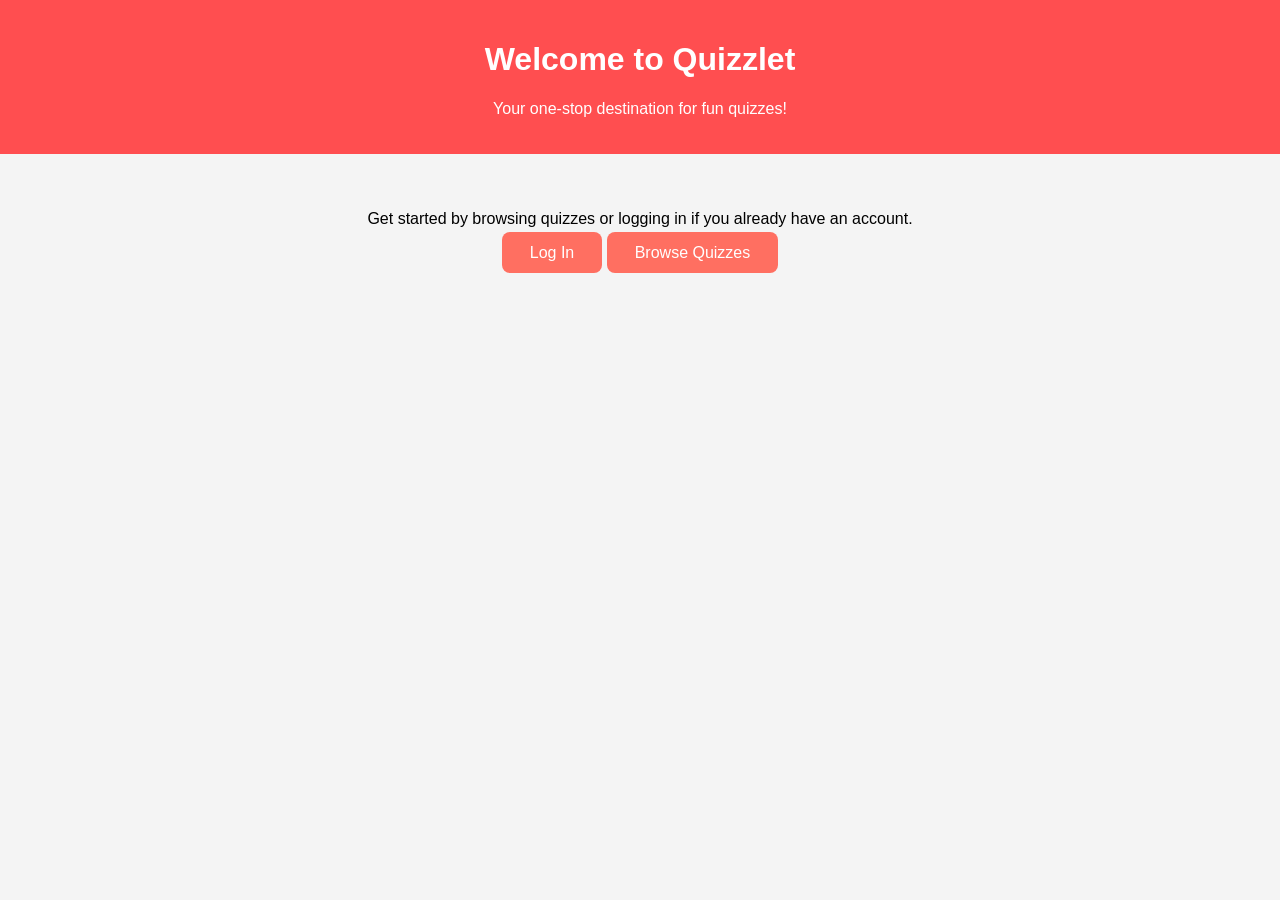
<file: index.html>
<!DOCTYPE html>
<html lang="en">
<head>
  <meta charset="UTF-8" />
  <meta name="viewport" content="width=device-width, initial-scale=1.0" />
  <title>Quizzlet</title>
  <style>
    /* Basic styles */
    body {
      font-family: Arial, sans-serif;
      background: #f4f4f4;
      margin: 0;
      padding: 0;
    }
    header {
      background-color: #ff4e50;
      padding: 20px;
      text-align: center;
      color: white;
    }
    h1 {
      font-size: 2rem;
    }
    .button {
      margin-top: 20px;
      padding: 12px 28px;
      background: #ff6f61;
      color: white;
      border: none;
      border-radius: 8px;
      font-size: 1rem;
      cursor: pointer;
      text-decoration: none;
    }
    .button:hover {
      background: #e03e45;
    }
    .content {
      text-align: center;
      padding: 40px;
    }
  </style>
</head>
<body>

  <!-- Header Section -->
  <header>
    <h1>Welcome to Quizzlet</h1>
    <p>Your one-stop destination for fun quizzes!</p>
  </header>

  <!-- Main Content -->
  <div class="content">
    <p>Get started by browsing quizzes or logging in if you already have an account.</p>
    <a href="login.php" class="button">Log In</a>
    <a href="homepage.html" class="button">Browse Quizzes</a>
  </div>

</body>
</html>
</file>
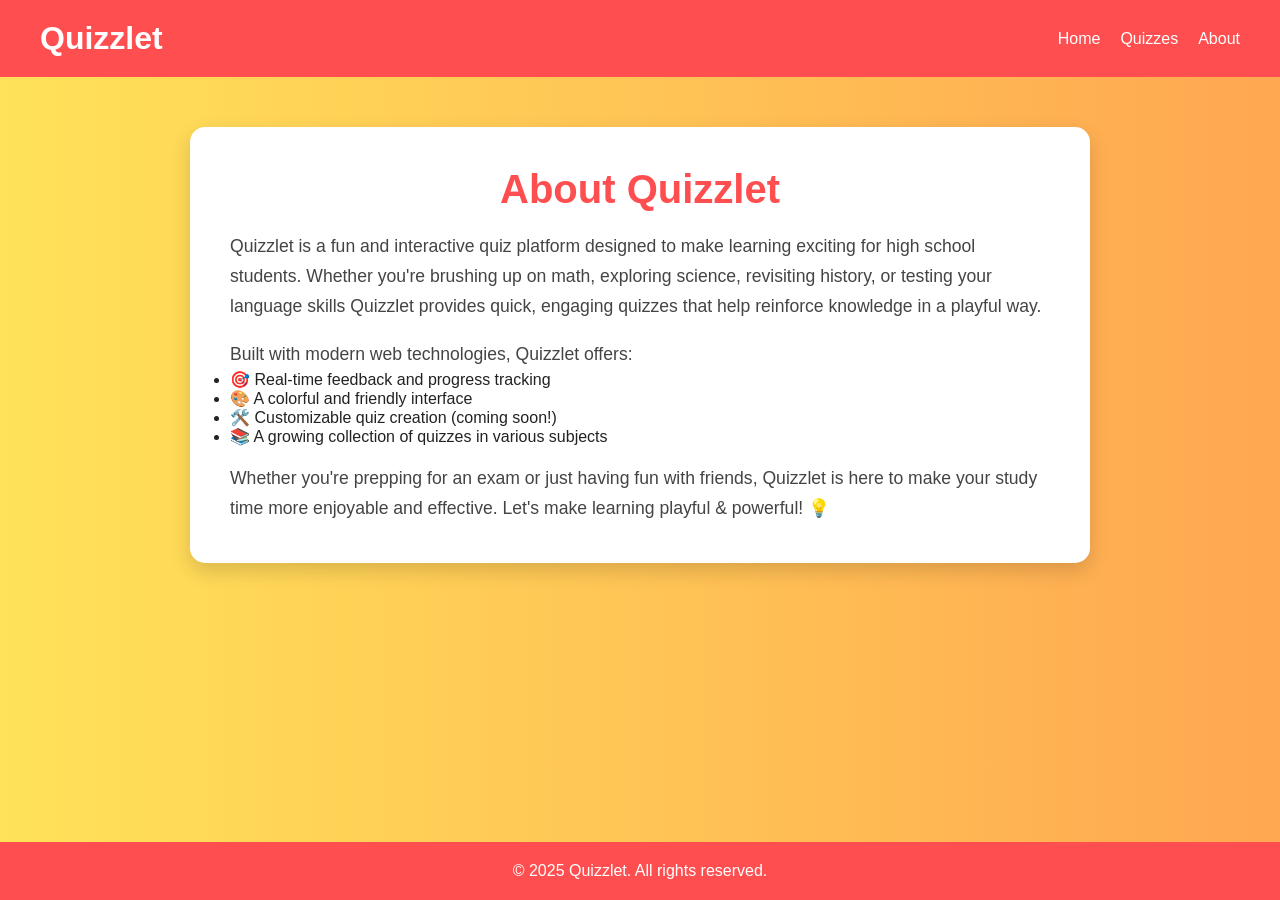
<file: about.html>
<!DOCTYPE html>
<html lang="en">
<head>
  <meta charset="UTF-8">
  <meta name="viewport" content="width=device-width, initial-scale=1.0">
  <title>About | Quizzlet</title>
<style>
    :root {
      --primary: #ff4e50;
      --secondary: #f9d423;
      --text-dark: #222;
      --text-light: #fff;
      --font: 'Poppins', sans-serif;
    }

    * {
      margin: 0;
      padding: 0;
      box-sizing: border-box;
      font-family: var(--font);
    }

    body {
      background: linear-gradient(to right, #ffe259, #ffa751);
      color: var(--text-dark);
      min-height: 100vh;
      display: flex;
      flex-direction: column;
    }

    nav {
      background: var(--primary);
      padding: 20px 40px;
      display: flex;
      justify-content: space-between;
      align-items: center;
    }

    .logo {
      font-size: 2rem;
      color: var(--text-light);
      font-weight: bold;
      text-decoration: none;
    }

    nav ul {
      list-style: none;
      display: flex;
      gap: 20px;
    }

    nav ul li a {
      color: var(--text-light);
      text-decoration: none;
      font-weight: 500;
    }

    .about-container {
      max-width: 900px;
      margin: 50px auto;
      background: white;
      padding: 40px;
      border-radius: 15px;
      box-shadow: 0 8px 20px rgba(0, 0, 0, 0.15);
      animation: fadeIn 0.6s ease;
    }

    @keyframes fadeIn {
      from { opacity: 0; transform: translateY(20px); }
      to { opacity: 1; transform: translateY(0); }
    }

    .about-container h1 {
      text-align: center;
      font-size: 2.5rem;
      margin-bottom: 20px;
      color: var(--primary);
    }

    .about-container p {
      font-size: 1.1rem;
      line-height: 1.7;
      color: #444;
    }

    footer {
      text-align: center;
      padding: 20px;
      background: var(--primary);
      color: white;
      margin-top: auto;
    }
</style>
</head>
<body>
  <nav>
    <a class="logo" href="homepage.html">Quizzlet</a>
    <ul>
      <li><a href="homepage.html">Home</a></li>
      <li><a href="DisplayQuizzes.html">Quizzes</a></li>
      <li><a href="about.html">About</a></li>
    </ul>
  </nav>

  <div class="about-container">
    <h1>About Quizzlet</h1>
    <p>
      Quizzlet is a fun and interactive quiz platform designed to make learning exciting for high school students. Whether you're brushing up on math, exploring science, revisiting history, or testing your language skills Quizzlet provides quick, engaging quizzes that help reinforce knowledge in a playful way.
    </p>
    <br />
    <p>
      Built with modern web technologies, Quizzlet offers:
      <ul>
        <li>🎯 Real-time feedback and progress tracking</li>
        <li>🎨 A colorful and friendly interface</li>
        <li>🛠️ Customizable quiz creation (coming soon!)</li>
        <li>📚 A growing collection of quizzes in various subjects</li>
      </ul>
    </p>
    <br />
    <p>
      Whether you're prepping for an exam or just having fun with friends, Quizzlet is here to make your study time more enjoyable and effective. Let's make learning playful & powerful! 💡
    </p>
  </div>

  <footer>
    &copy; 2025 Quizzlet. All rights reserved.
  </footer>
</body>
</html>
</file>
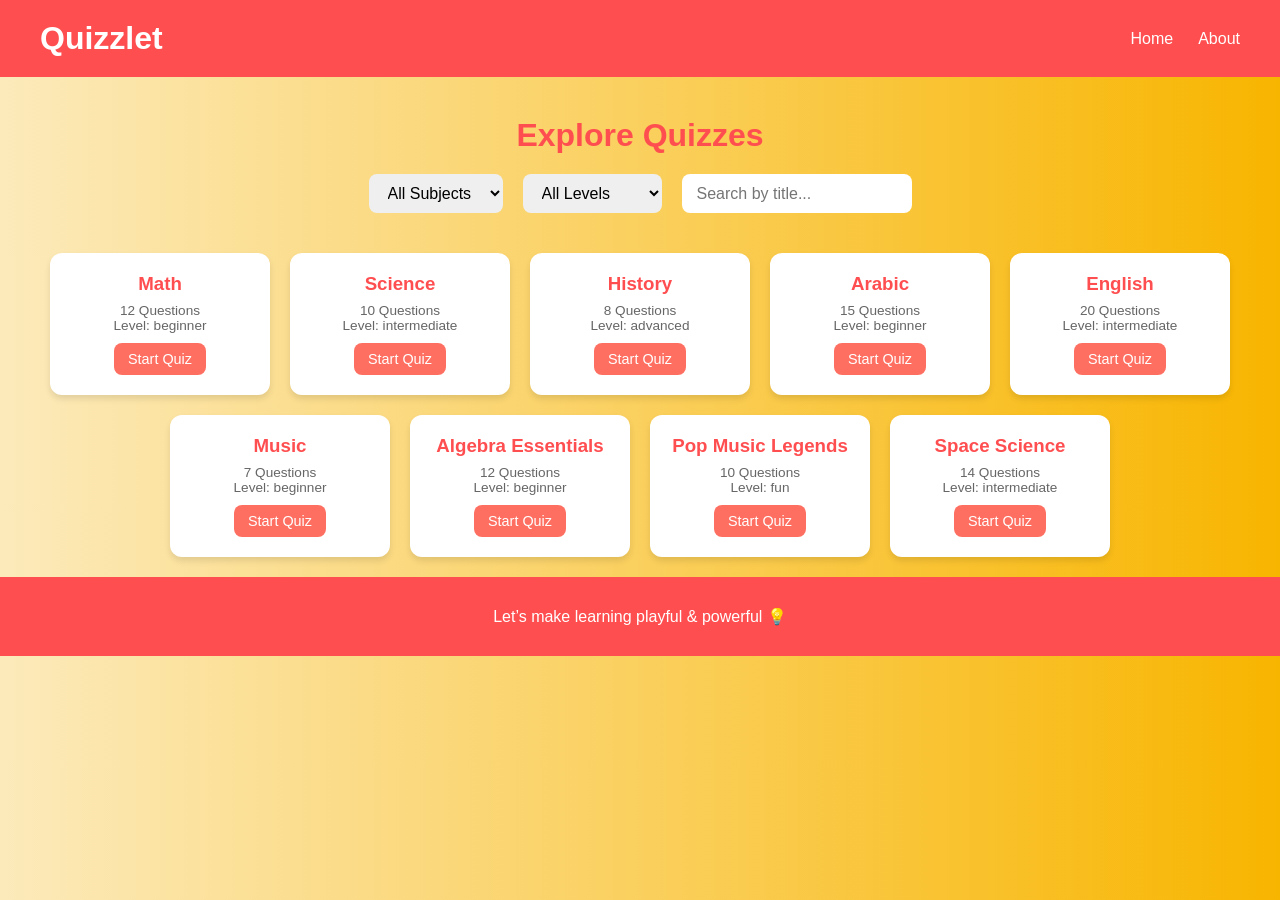
<file: DisplayQuizzes.html>
<!DOCTYPE html>
<html lang="en">
<head>
<meta charset="UTF-8" />
<meta name="viewport" content="width=device-width, initial-scale=1.0" />
<title>Quizzlet | Quiz Explorer</title>
<style>
:root {
--primary: #ff4e50;
--secondary: #f9d423;
--highlight: #ff6f61;
--text-dark: #222;
--text-light: #fff;
--font: 'Poppins', sans-serif;}

* {
box-sizing: border-box;
margin: 0;
padding: 0;
font-family: var(--font);}

body {
background: linear-gradient(to right, #fceabb, #f8b500);
color: var(--text-dark);
min-height: 100vh;}

header {
background-color: var(--primary);
padding: 20px 40px;
display: flex;
justify-content: space-between;
align-items: center;
color: var(--text-light);}

.logo {
font-size: 2rem;
font-weight: bold;}

nav ul {
list-style: none;
display: flex;
gap: 25px;}

nav ul li a {
color: var(--text-light);
text-decoration: none;}

h1 {
color: var(--primary);
text-align: center;
margin: 40px 0 10px;}

.filters {
display: flex;
justify-content: center;
gap: 20px;
margin: 20px 0;
flex-wrap: wrap;}

.filters select, .filters input {
padding: 10px 15px;
border-radius: 8px;
border: none;
font-size: 1rem;}

.quiz-container {
display: flex;
flex-wrap: wrap;
justify-content: center;
gap: 20px;
padding: 20px;}

.quiz-card {
background: white;
border-radius: 12px;
box-shadow: 0 4px 6px rgba(0,0,0,0.1);
padding: 20px;
width: 220px;
text-align: center;
transition: transform 0.2s;}

.quiz-card:hover {
transform: scale(1.05);}

.quiz-card h3 {
margin-bottom: 8px;
color: var(--primary);}

.quiz-meta {
font-size: 0.85rem;
color: #666;
margin-bottom: 10px;}

.quiz-card button {
background-color: var(--highlight);
color: white;
padding: 8px 14px;
border: none;
border-radius: 8px;
cursor: pointer;
font-size: 0.9rem;}

footer {
text-align: center;
padding: 30px;
background-color: var(--primary);
color: white;}
a.logo {
  color: var(--text-light); /* or whatever color you want */
  text-decoration: none;
  font-size: 2rem;
  font-weight: bold;
}
</style>
</head>
<body>
  <header>
  <a href="homepage.html" class="logo">Quizzlet</a>
    <nav>
      <ul>
        <li><a href="homepage.html">Home</a></li>
        <li><a href="about.html">About</a></li>
      </ul>
    </nav>
  </header>

  <h1>Explore Quizzes</h1>

  <div class="filters">
    <select id="subjectFilter">
      <option value="all">All Subjects</option>
      <option value="math">Math</option>
      <option value="science">Science</option>
      <option value="history">History</option>
      <option value="arabic">Arabic</option>
      <option value="english">English</option>
      <option value="music">Music</option>
    </select>
    <select id="levelFilter">
      <option value="all">All Levels</option>
      <option value="beginner">Beginner</option>
      <option value="intermediate">Intermediate</option>
      <option value="advanced">Advanced</option>
      <option value="fun">Fun</option>
    </select>
    <input type="text" id="searchInput" placeholder="Search by title..." />
  </div>

  <div class="quiz-container" id="quizContainer">
    <!-- JS dynamically injects quiz cards here -->
  </div>

  <footer>
    Let’s make learning playful & powerful 💡
  </footer>

  <script>
    // Match this structure to your actual DB values (numeric quiz_id)
    const quizzes = [
      { quiz_id: 1, title: "Math", level: "beginner", subject: "math", questions: 12 },
      { quiz_id: 2, title: "Science", level: "intermediate", subject: "science", questions: 10 },
      { quiz_id: 3, title: "History", level: "advanced", subject: "history", questions: 8 },
      { quiz_id: 4, title: "Arabic", level: "beginner", subject: "arabic", questions: 15 },
      { quiz_id: 5, title: "English", level: "intermediate", subject: "english", questions: 20 },
      { quiz_id: 6, title: "Music", level: "beginner", subject: "music", questions: 7 },
      { quiz_id: 7, title: "Algebra Essentials", level: "beginner", subject: "math", questions: 12 },
      { quiz_id: 9, title: "Pop Music Legends", level: "fun", subject: "music", questions: 10 },
      { quiz_id: 8, title: "Space Science", level: "intermediate", subject: "science", questions: 14 }
    ];

    const quizContainer = document.getElementById("quizContainer");
    const subjectFilter = document.getElementById("subjectFilter");
    const levelFilter = document.getElementById("levelFilter");
    const searchInput = document.getElementById("searchInput");

    function renderQuizzes() {
      const subject = subjectFilter.value;
      const level = levelFilter.value;
      const search = searchInput.value.toLowerCase();

      quizContainer.innerHTML = "";

      const filtered = quizzes.filter(q => {
        const subjectMatch = subject === "all" || q.subject === subject;
        const levelMatch = level === "all" || q.level === level;
        const searchMatch = q.title.toLowerCase().includes(search);
        return subjectMatch && levelMatch && searchMatch;
      });

      if (filtered.length === 0) {
        quizContainer.innerHTML = `<p>No quizzes found.</p>`;
        return;
      }

      filtered.forEach(q => {
        const card = document.createElement("div");
        card.className = "quiz-card";
        card.innerHTML = `
          <h3>${q.title}</h3>
          <div class="quiz-meta">${q.questions} Questions <br><span class="level">Level: ${q.level}</span></div>
          <button onclick="window.location.href='fetchQuiz.php?quiz_id=${q.quiz_id}'">Start Quiz</button>
        `;
        quizContainer.appendChild(card);
      });
    }

    subjectFilter.addEventListener("change", renderQuizzes);
    levelFilter.addEventListener("change", renderQuizzes);
    searchInput.addEventListener("input", renderQuizzes);

    // Initial call
    renderQuizzes();
  </script>
</body>
</html>
</file>
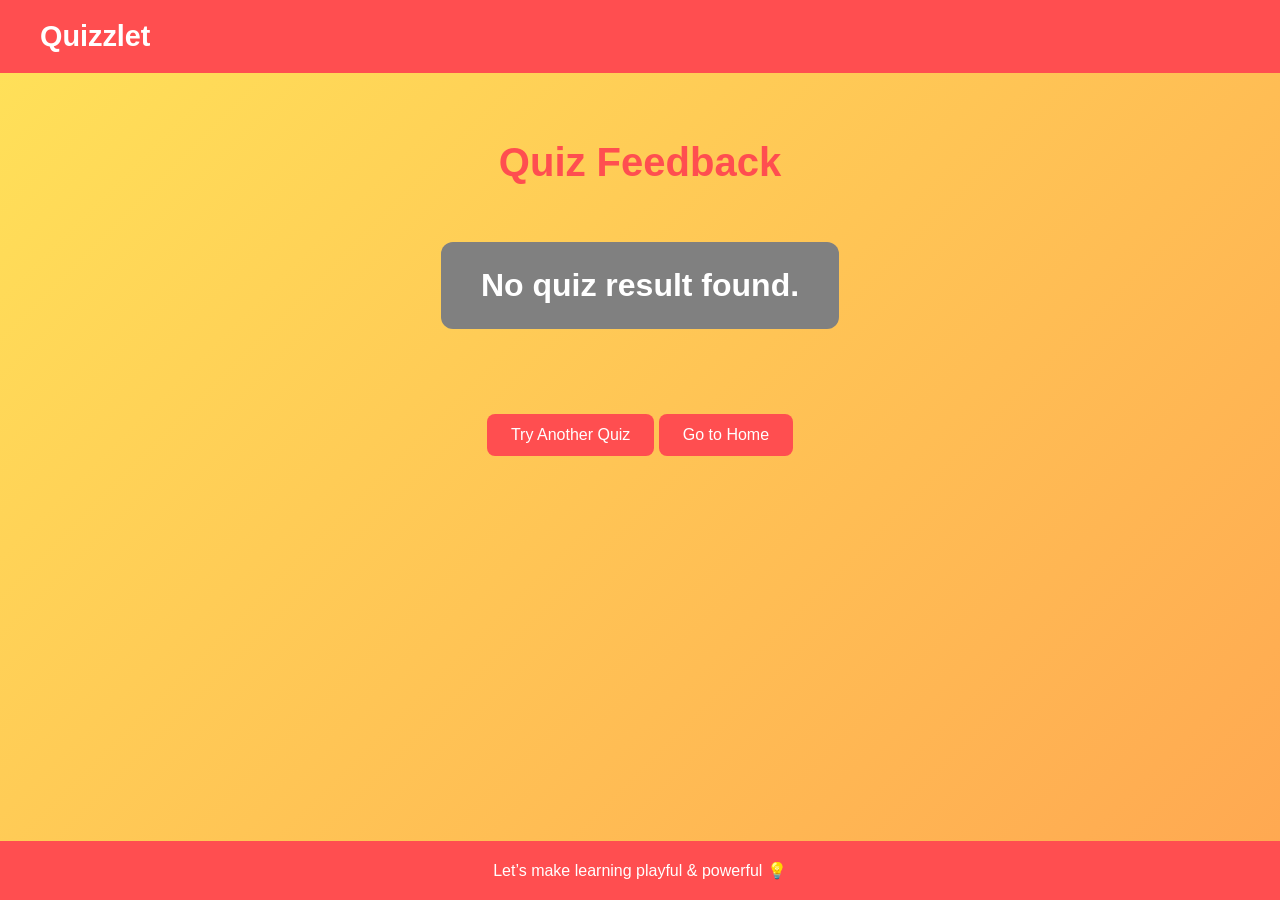
<file: feedBack.html>
<!DOCTYPE html>
<html lang="en">
<head>
  <meta charset="UTF-8" />
  <meta name="viewport" content="width=device-width, initial-scale=1.0" />
  <title>Quizzlet | Feedback</title>
<style>
    :root {
      --primary: #ff4e50;
      --secondary: #f9d423;
      --success: #4caf50;
      --error: #f44336;
      --neutral: orange;
      --text-dark: #222;
      --text-light: #fff;
      --font: 'Poppins', sans-serif;
    }

    body {
      font-family: var(--font);
      margin: 0;
      background: linear-gradient(135deg, #ffe259, #ffa751);
      display: flex;
      flex-direction: column;
      min-height: 100vh;
    }

    nav {
      background: var(--primary);
      padding: 20px 40px;
      color: var(--text-light);
      display: flex;
      justify-content: space-between;
      align-items: center;
    }

    nav .logo {
      font-size: 1.8rem;
      font-weight: bold;
      text-decoration: none;
      color: var(--text-light);
    }

    main {
      flex: 1;
      display: flex;
      flex-direction: column;
      align-items: center;
      padding: 40px 20px;
    }

    h1 {
      font-size: 2.5rem;
      color: var(--primary);
      animation: shake 0.5s infinite alternate;
    }

    @keyframes shake {
      0% { transform: rotate(-2deg); }
      100% { transform: rotate(2deg); }
    }

    .score-box {
      margin-top: 30px;
      padding: 25px 40px;
      border-radius: 12px;
      color: white;
      font-size: 2rem;
      font-weight: bold;
      text-align: center;
    }

    .score-box.green {
      background-color: var(--success);
    }

    .score-box.red {
      background-color: var(--error);
    }

    .score-box.orange {
      background-color: var(--neutral);
    }

    .message {
      margin-top: 25px;
      font-size: 1.2rem;
      color: #444;
      text-align: center;
    }

    .note {
      margin-top: 30px;
      font-size: 1rem;
      color: #333;
      font-style: italic;
      text-align: center;
      max-width: 600px;
    }
	.feedback-buttons {
      margin-top: 30px;
      text-align: center;
    }

    .feedback-buttons button {
      padding: 12px 24px;
      font-size: 1rem;
      background: var(--primary);
      color: white;
      border: none;
      border-radius: 8px;
      cursor: pointer;
      transition: background 0.3s;
    }

    .feedback-buttons button:hover {
      background: #e03e45;}

    footer {
      text-align: center;
      padding: 20px;
      background: var(--primary);
      color: white;
    }
  </style></head>
<body>
  <nav>
    <a href="homepage.html" class="logo">Quizzlet</a>
  </nav>


  <main>
    <h1>Quiz Feedback</h1>
    <div class="score-box" id="score-box">Loading...</div>
    <div class="quiz-name" id="quiz-name"></div>
    <div id="message" class="message"></div>
    <div id="note" class="note"></div>
    <div class="feedback-buttons">
      <button onclick="window.location.href='DisplayQuizzes.html'">Try Another Quiz</button>
      <button onclick="window.location.href='homepage.html'">Go to Home</button>
    </div>
  </main>

  <footer>
    Let’s make learning playful & powerful 💡
  </footer>

  <script>
    const scoreBox = document.getElementById("score-box");
    const messageEl = document.getElementById("message");
    const noteEl = document.getElementById("note");
    const quizNameEl = document.getElementById("quiz-name");

    const score = parseInt(localStorage.getItem("quizScore"));
    const total = parseInt(localStorage.getItem("quizTotal"));
    const quizName = localStorage.getItem("quizName");

    if (isNaN(score) || isNaN(total)) {
      scoreBox.textContent = "No quiz result found.";
      scoreBox.style.backgroundColor = "gray";
    } else {
      const percentage = (score / total) * 100;
      scoreBox.textContent = `${score} out of ${total}`;
      quizNameEl.textContent = `You completed the "${quizName.charAt(0).toUpperCase() + quizName.slice(1)}" quiz!`;

      if (percentage > 50) {
        scoreBox.classList.add("green");
      } else if (percentage === 50) {
        scoreBox.classList.add("orange");
      } else {
        scoreBox.classList.add("red");
      }

      if (percentage >= 90) {
        messageEl.textContent = "Excellent work! You’re on fire! 🔥";
        noteEl.innerHTML = "<strong>You’re an excellent student. Keep it up!</strong>";
      } else if (percentage >= 70) {
        messageEl.textContent = "Great job! Keep going! 🌟";
        noteEl.innerHTML = "You’re doing really well—just a bit more to reach the top!";
      } else if (percentage >= 50) {
        messageEl.textContent = "Nice effort! A bit more practice and you’ll improve! ✨";
        noteEl.innerHTML = "You're getting there! Keep practicing and trying again.";
      } else {
        messageEl.textContent = "Keep trying! Don’t give up! 💪";
        noteEl.innerHTML = "Failure is a step to success. Come back stronger!";
      }

      noteEl.innerHTML += "<br><br><strong>Note: Cheating is not allowed. Be honest!</strong>";
    }
  </script>
</body>
</html>
</file>
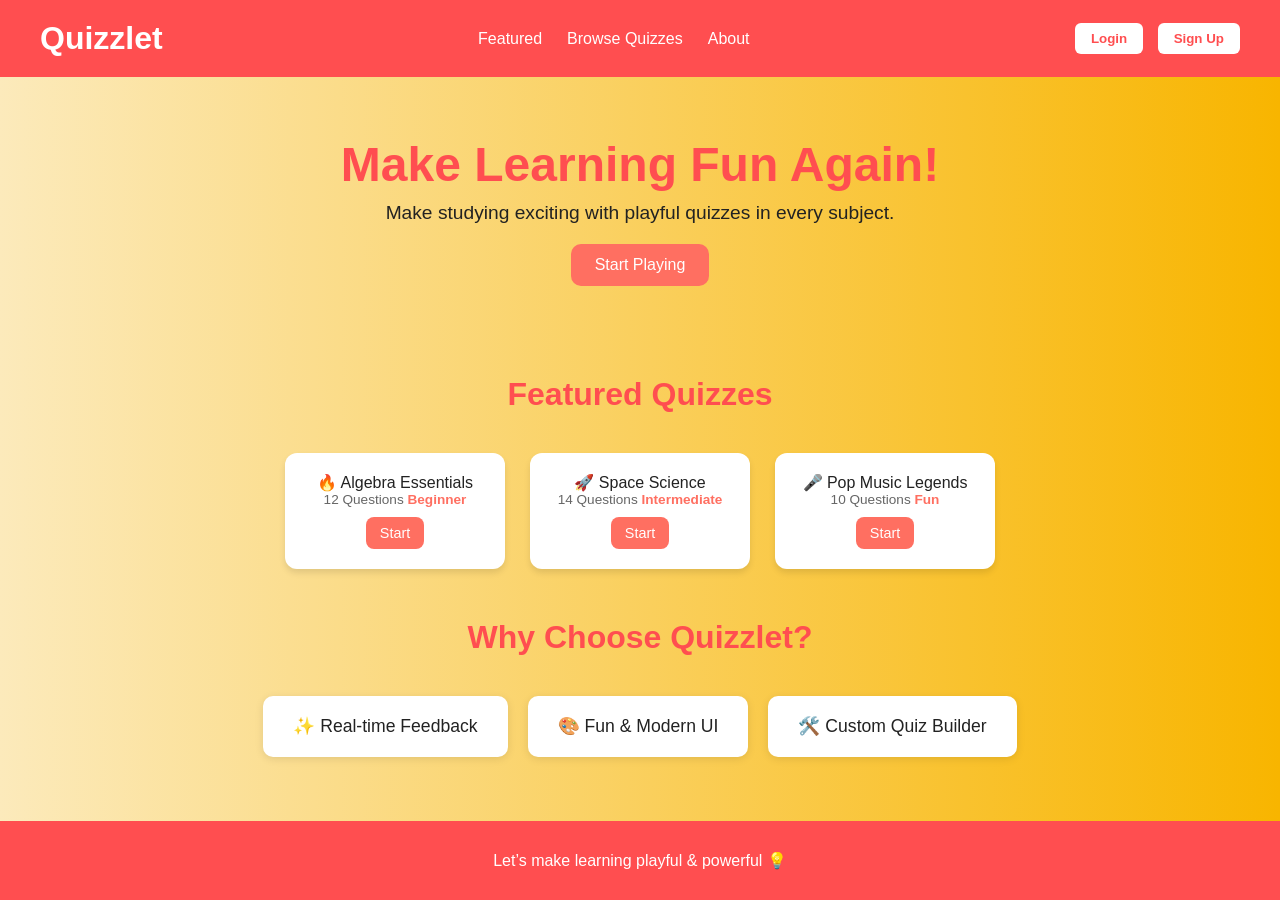
<file: homepage.html>
<!DOCTYPE html>
<html lang="en">
<head>
  <meta charset="UTF-8" />
  <meta name="viewport" content="width=device-width, initial-scale=1.0" />
  <title>Quizzlet | Home</title>
  <style>
    :root {
      --primary: #ff4e50;
      --secondary: #f9d423;
      --highlight: #ff6f61;
      --text-dark: #222;
      --text-light: #fff;
      --font: 'Poppins', sans-serif;
    }
    * {
      margin: 0;
      padding: 0;
      box-sizing: border-box;
      font-family: var(--font);
    }

    body {
      background: linear-gradient(to right, #fceabb, #f8b500);
      color: var(--text-dark);
      min-height: 100vh;
      display: flex;
      flex-direction: column;
    }

    header, nav {
      background: var(--primary);
      padding: 20px 40px;
      display: flex;
      justify-content: space-between;
      align-items: center;
      color: var(--text-light);
    }

    .logo {
      font-size: 2rem;
      font-weight: bold;
      color: var(--text-light);
      text-decoration: none;
    }

    nav ul {
      list-style: none;
      display: flex;
      gap: 25px;
    }

    nav ul li a {
      color: var(--text-light);
      text-decoration: none;
      font-weight: 500;
    }

    .auth-buttons a button {
      background-color: var(--text-light);
      color: var(--primary);
      border: none;
      padding: 8px 16px;
      border-radius: 6px;
      margin-left: 10px;
      cursor: pointer;
      font-weight: 600;
    }

    .hero {
      text-align: center;
      margin: 60px auto;
    }

    .hero h1 {
      color: var(--primary);
      font-size: 3rem;
      margin-bottom: 10px;
    }

    .hero p {
      font-size: 1.2rem;
      margin-bottom: 20px;
    }

    .cta button {
      background-color: var(--highlight);
      color: white;
      padding: 12px 24px;
      font-size: 1rem;
      border: none;
      border-radius: 10px;
      cursor: pointer;
    }

    .section-title {
      text-align: center;
      margin: 30px 0 20px;
      font-size: 2rem;
      color: var(--primary);
    }

    .featured-quizzes {
      display: flex;
      justify-content: center;
      flex-wrap: wrap;
      gap: 25px;
      padding: 20px;
    }

    .quiz-card {
      background: white;
      border-radius: 12px;
      box-shadow: 0 4px 6px rgba(0, 0, 0, 0.1);
      padding: 20px;
      width: 220px;
      text-align: center;
      transition: transform 0.2s;
    }

    .quiz-card:hover {
      transform: scale(1.05);
    }

    .quiz-meta {
      font-size: 0.85rem;
      color: #666;
      margin-bottom: 10px;
    }

    .level {
      font-weight: bold;
      color: var(--highlight);
    }

    .quiz-card button {
      background-color: var(--highlight);
      color: white;
      padding: 8px 14px;
      border: none;
      border-radius: 8px;
      cursor: pointer;
      font-size: 0.9rem;
    }

    .why-section {
      display: flex;
      justify-content: center;
      flex-wrap: wrap;
      gap: 20px;
      padding: 20px;
    }

    .why-box {
      background: white;
      padding: 20px 30px;
      border-radius: 10px;
      box-shadow: 0 2px 8px rgba(0,0,0,0.1);
      font-size: 1.1rem;
      font-weight: 500;
    }

    footer {
      text-align: center;
      padding: 30px;
      background-color: var(--primary);
      color: white;
      margin-top: auto;
    }
  </style>
</head>
<body>

<nav>
  <a href="homepage.html" class="logo">Quizzlet</a>
  <ul>
    <li><a href="#featured">Featured</a></li>
    <li><a href="DisplayQuizzes.html">Browse Quizzes</a></li>
    <li><a href="about.html">About</a></li>
  </ul>
  <div class="auth-buttons">
    <a href="login.html"><button>Login</button></a>
    <a href="signup.html"><button>Sign Up</button></a>
  </div>
</nav>

  <section class="hero">
    <h1>Make Learning Fun Again!</h1>
    <p>Make studying exciting with playful quizzes in every subject.</p>
    <div class="cta">
      <a href="DisplayQuizzes.html"><button>Start Playing</button></a>
    </div>
  </section>

  <h2 class="section-title" id="featured">Featured Quizzes</h2>
  <div class="featured-quizzes">
    <div class="quiz-card">
      <span>🔥</span>
      Algebra Essentials
      <div class="quiz-meta">12 Questions <span class="level">Beginner</span></div>
      <button onclick="window.location.href='fetchQuiz.php?quiz_id=7'">Start</button>
    </div>
    <div class="quiz-card">
      <span>🚀</span>
      Space Science
      <div class="quiz-meta">14 Questions <span class="level">Intermediate</span></div>
      <button onclick="window.location.href='fetchQuiz.php?quiz_id=8'">Start</button>
    </div>
    <div class="quiz-card">
      <span>🎤</span>
      Pop Music Legends
      <div class="quiz-meta">10 Questions <span class="level">Fun</span></div>
      <button onclick="window.location.href='fetchQuiz.php?quiz_id=9'">Start</button>
    </div>
  </div>

  <h2 class="section-title">Why Choose Quizzlet?</h2>
  <div class="why-section">
    <div class="why-box">✨ Real-time Feedback</div>
    <div class="why-box">🎨 Fun & Modern UI</div>
    <div class="why-box">🛠️ Custom Quiz Builder</div>
  </div>

  <footer>
    Let’s make learning playful & powerful 💡
  </footer>
</body>
</html>
</file>
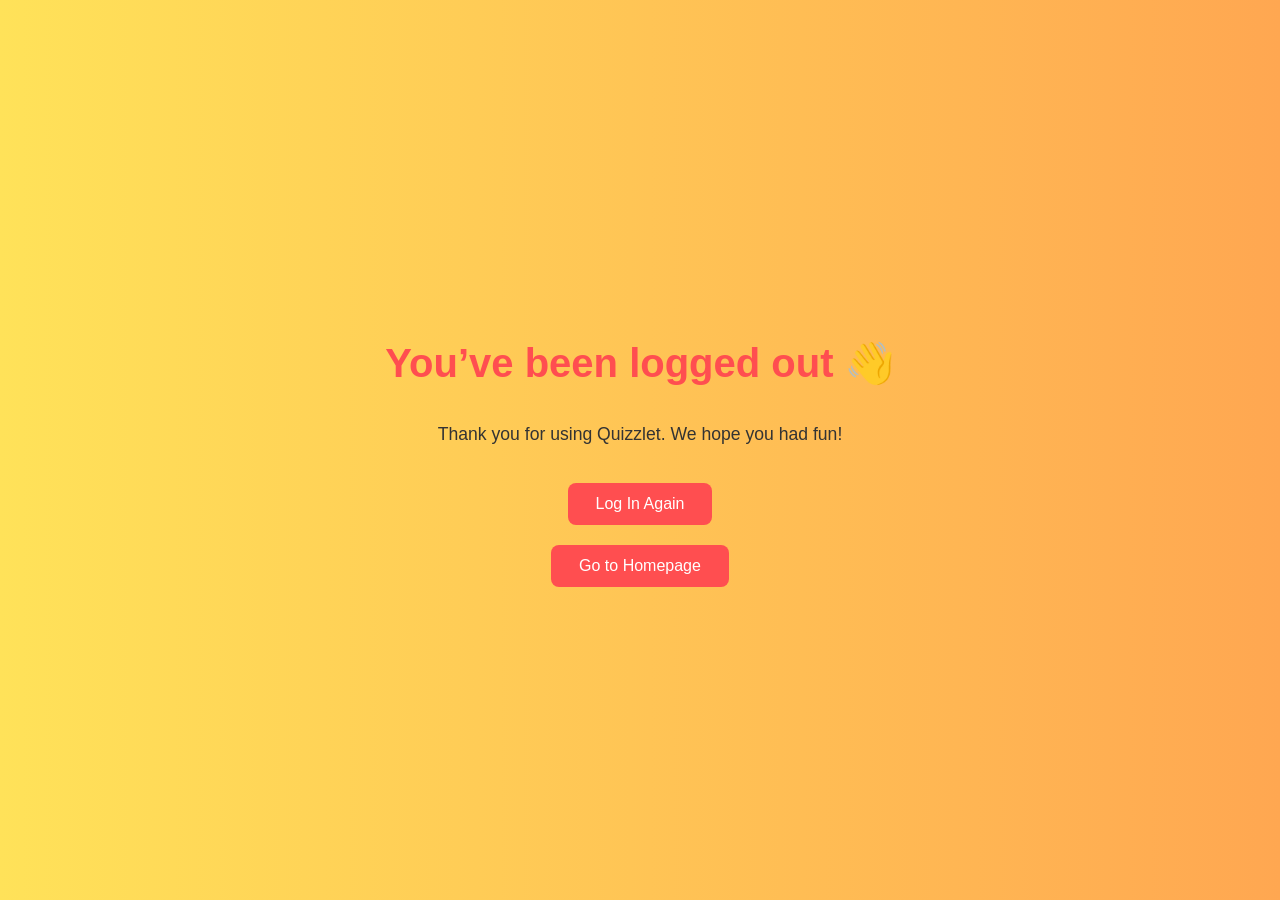
<file: logout.html>
<!DOCTYPE html>
<html lang="en">
<head>
  <meta charset="UTF-8" />
  <title>Quizzlet | Logged Out</title>
  <meta name="viewport" content="width=device-width, initial-scale=1.0"/>
  <style>
    :root {
      --primary: #ff4e50;
      --secondary: #f9d423;
      --text-dark: #222;
      --text-light: #fff;
      --font: 'Poppins', sans-serif;
    }

    body {
      margin: 0;
      font-family: var(--font);
      background: linear-gradient(to right, #ffe259, #ffa751);
      display: flex;
      flex-direction: column;
      justify-content: center;
      align-items: center;
      height: 100vh;
      text-align: center;
    }

    h1 {
      color: var(--primary);
      font-size: 2.5rem;
      animation: bounce 1.2s infinite alternate;
    }

    p {
      font-size: 1.1rem;
      color: #333;
      margin-top: 10px;
    }

    .button {
      margin-top: 20px;
      padding: 12px 28px;
      background: var(--primary);
      color: white;
      border: none;
      border-radius: 8px;
      font-size: 1rem;
      cursor: pointer;
      transition: background 0.3s;
      text-decoration: none;
    }

    .button:hover {
      background: #e03e45;
    }

    @keyframes bounce {
      0% { transform: translateY(0); }
      100% { transform: translateY(-5px); }
    }
  </style>
</head>
<body>

  <h1>You’ve been logged out 👋</h1>
  <p>Thank you for using Quizzlet. We hope you had fun!</p>

  <a href="login.php" class="button">Log In Again</a>
  
  <!-- New Homepage Button -->
  <a href="homepage.html" class="button">Go to Homepage</a>

</body>
</html>
</file>
